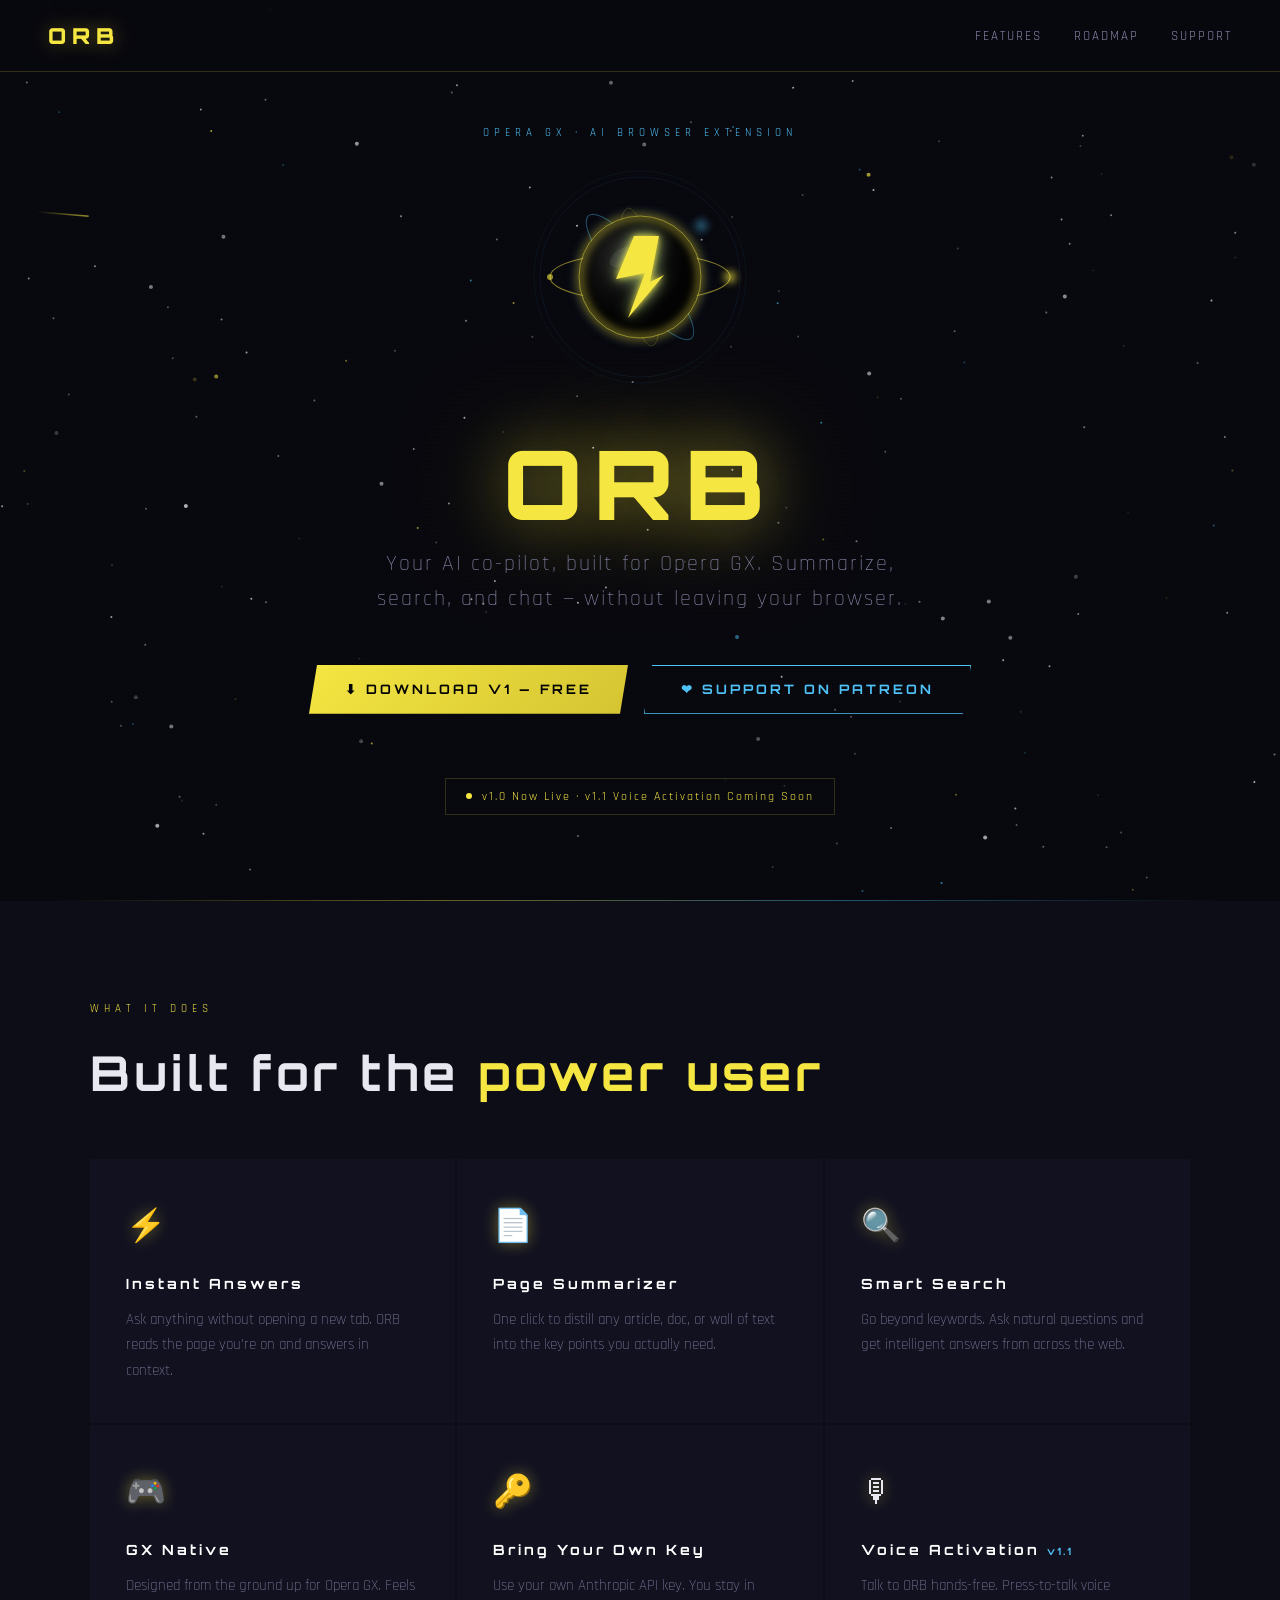
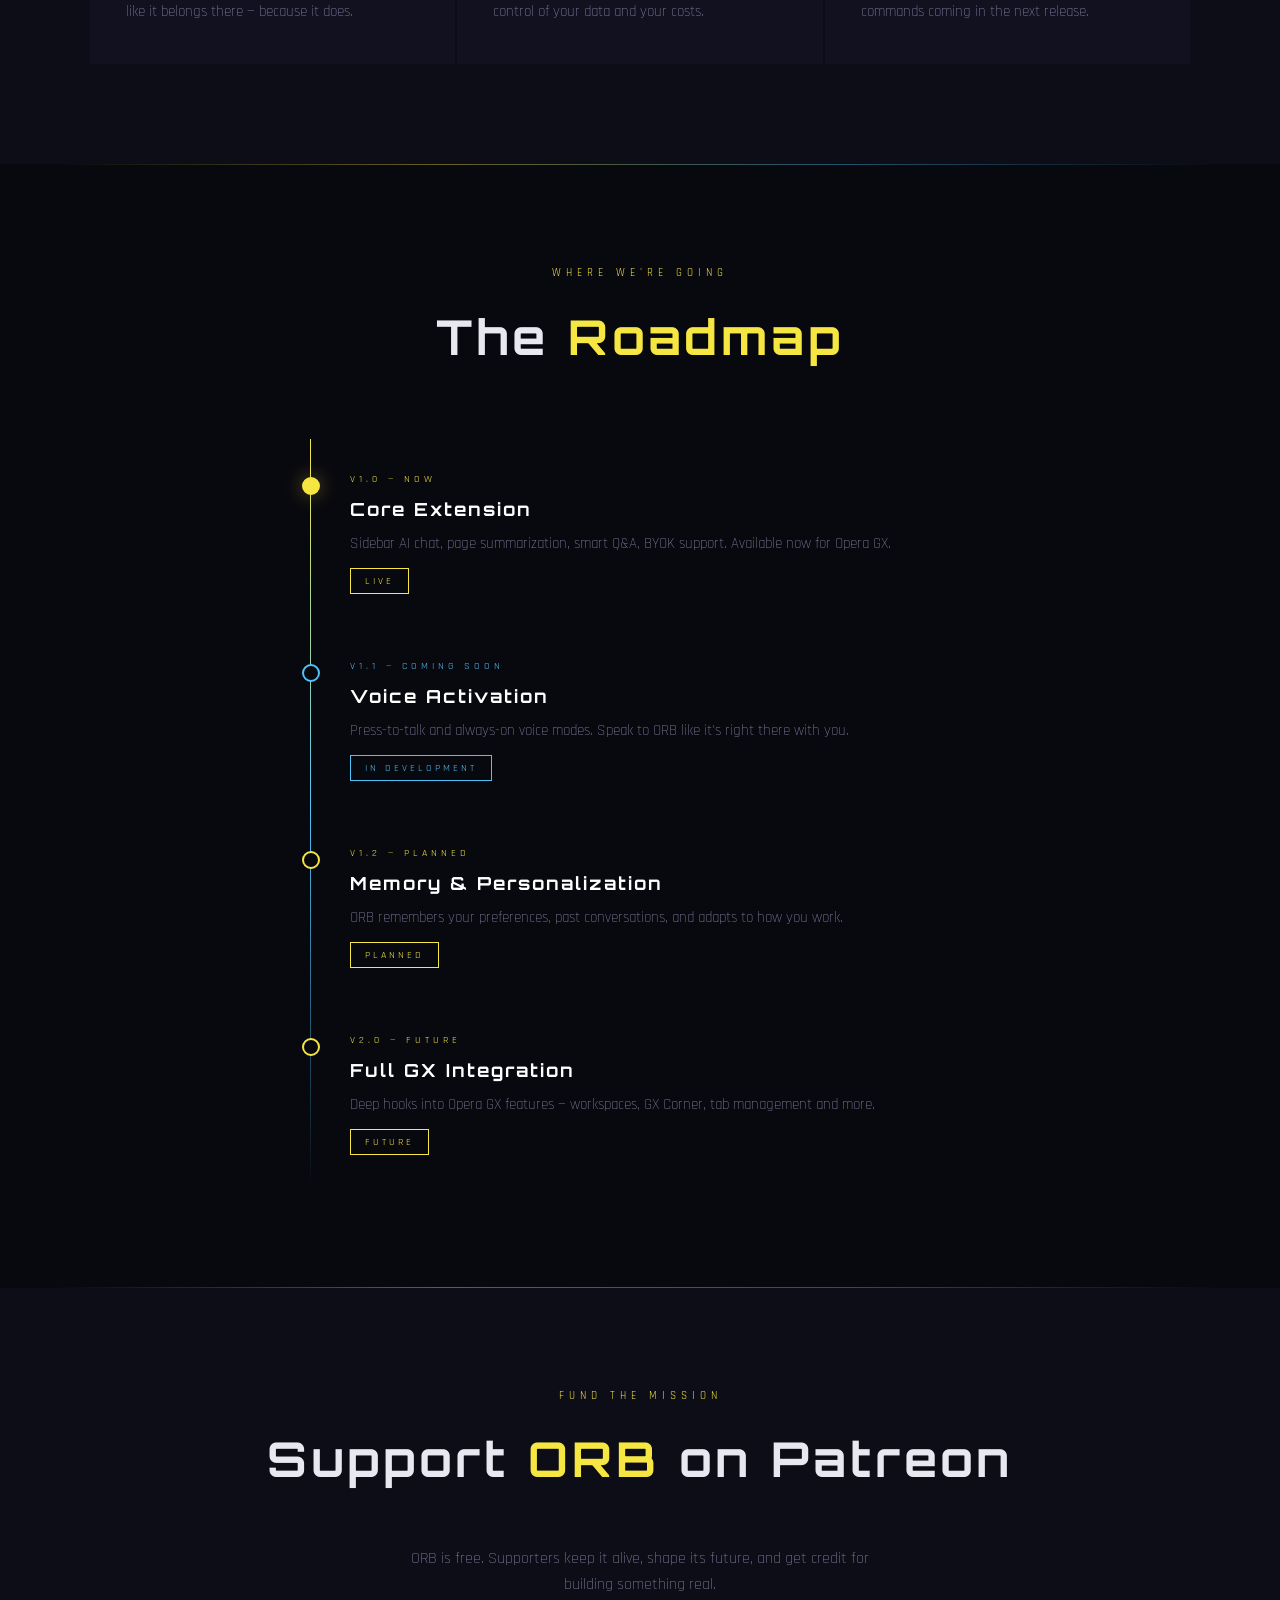
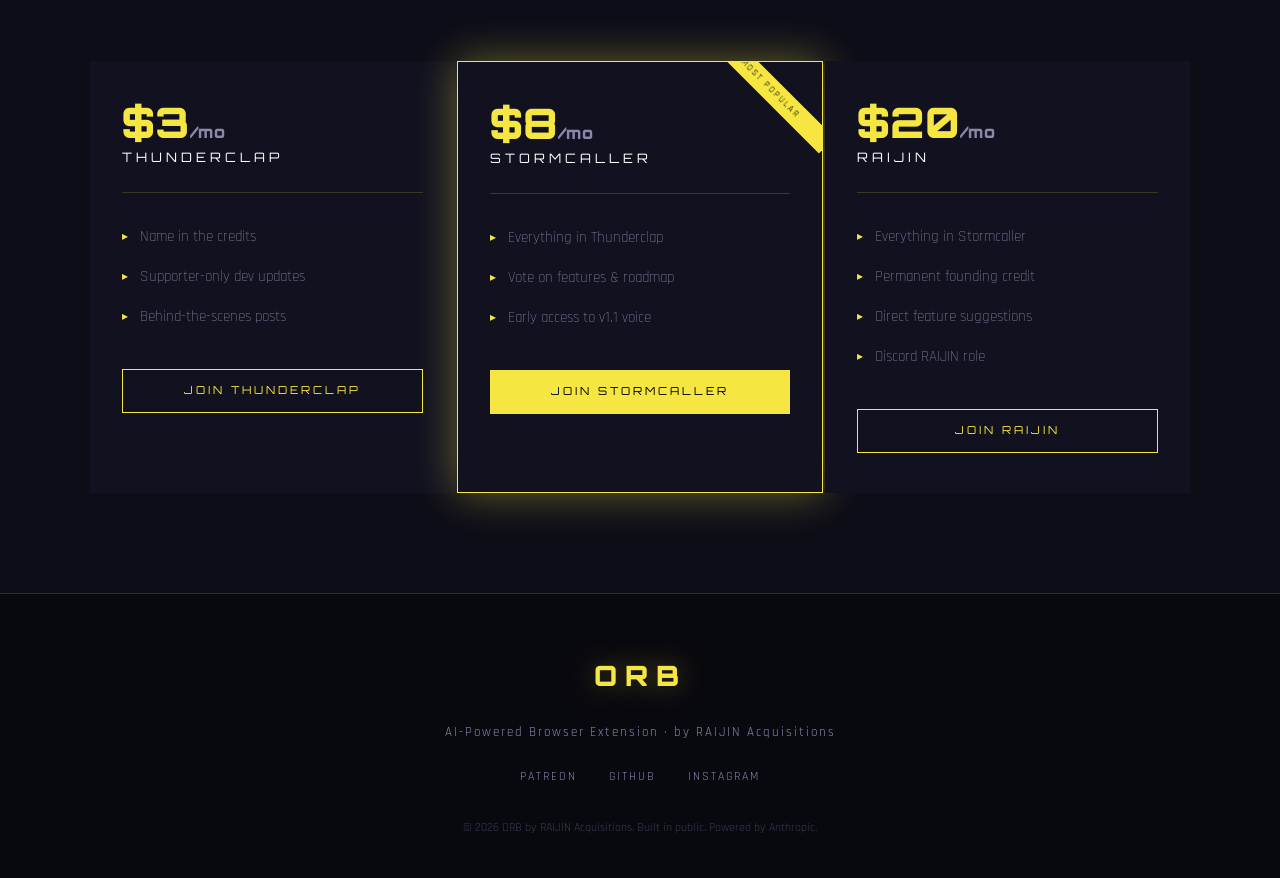
<file: index.html>
<!DOCTYPE html>
<html lang="en">
<head>
<meta charset="UTF-8"/>
<meta name="viewport" content="width=device-width, initial-scale=1.0"/>
<title>ORB — AI Browser Extension for Opera GX</title>
<link rel="preconnect" href="https://fonts.googleapis.com"/>
<link href="https://fonts.googleapis.com/css2?family=Orbitron:wght@400;700;900&family=Rajdhani:wght@300;400;600&display=swap" rel="stylesheet"/>
<style>
*{margin:0;padding:0;box-sizing:border-box;}

:root{
  --yellow:#F5E642;
  --yellow-dim:#d4c432;
  --yellow-glow:rgba(245,230,66,0.4);
  --blue:#4FC3F7;
  --blue-glow:rgba(79,195,247,0.3);
  --bg:#08080f;
  --bg2:#0d0d18;
  --bg3:#111120;
  --text:#e8e8f0;
  --text-dim:#8888aa;
  --border:rgba(245,230,66,0.18);
}

html{scroll-behavior:smooth;}
body{
  background:var(--bg);
  color:var(--text);
  font-family:'Rajdhani',sans-serif;
  font-size:18px;
  line-height:1.6;
  overflow-x:hidden;
  cursor:crosshair;
}

/* CANVAS BACKGROUND */
#bg-canvas{
  position:fixed;top:0;left:0;width:100%;height:100%;
  z-index:0;pointer-events:none;
}

/* SCANLINES */
body::after{
  content:'';position:fixed;inset:0;z-index:1;pointer-events:none;
  background:repeating-linear-gradient(0deg,transparent,transparent 3px,rgba(0,0,0,0.08) 3px,rgba(0,0,0,0.08) 4px);
}

/* NAV */
nav{
  position:fixed;top:0;left:0;right:0;z-index:100;
  display:flex;align-items:center;justify-content:space-between;
  padding:18px 48px;
  background:rgba(8,8,15,0.85);
  backdrop-filter:blur(12px);
  border-bottom:1px solid var(--border);
}
.nav-logo{
  font-family:'Orbitron',sans-serif;
  font-size:22px;font-weight:900;
  color:var(--yellow);
  letter-spacing:6px;
  text-shadow:0 0 20px var(--yellow-glow);
}
.nav-links{display:flex;gap:32px;list-style:none;}
.nav-links a{
  color:var(--text-dim);text-decoration:none;
  font-size:13px;letter-spacing:2px;text-transform:uppercase;
  transition:color .2s;
}
.nav-links a:hover{color:var(--blue);}

/* HERO */
.hero{
  position:relative;z-index:2;
  min-height:100vh;
  display:flex;flex-direction:column;align-items:center;justify-content:center;
  text-align:center;padding:120px 24px 80px;
}
.hero-eyebrow{
  font-size:11px;letter-spacing:5px;text-transform:uppercase;
  color:var(--blue);margin-bottom:24px;
  opacity:0;animation:fadeUp .6s .2s forwards;
}
.orb-visual{
  width:220px;height:220px;position:relative;margin:0 auto 48px;
  opacity:0;animation:fadeUp .8s .3s forwards;
}
.orb-visual svg{width:100%;height:100%;animation:thunder-orb 2s ease-in-out infinite;}

.hero-title{
  font-family:'Orbitron',sans-serif;
  font-size:clamp(52px,8vw,96px);
  font-weight:900;letter-spacing:12px;
  color:#fff;line-height:1;margin-bottom:16px;
  text-shadow:0 0 60px var(--yellow-glow),0 0 120px var(--yellow-glow);
  opacity:0;animation:fadeUp .8s .4s forwards;
}
.hero-title span{color:var(--yellow);}
.hero-sub{
  font-size:clamp(16px,2.5vw,22px);
  color:var(--text-dim);font-weight:300;letter-spacing:2px;
  max-width:560px;margin:0 auto 48px;
  opacity:0;animation:fadeUp .8s .5s forwards;
}
.hero-ctas{
  display:flex;gap:16px;flex-wrap:wrap;justify-content:center;
  opacity:0;animation:fadeUp .8s .6s forwards;
}
.btn-primary{
  display:inline-flex;align-items:center;gap:10px;
  padding:14px 36px;
  background:linear-gradient(135deg,var(--yellow),var(--yellow-dim));color:#000;
  font-family:'Orbitron',sans-serif;font-size:13px;font-weight:700;letter-spacing:3px;
  text-decoration:none;text-transform:uppercase;
  border:none;cursor:pointer;
  clip-path:polygon(8px 0%,100% 0%,calc(100% - 8px) 100%,0% 100%);
  transition:background .2s,box-shadow .2s;
  box-shadow:0 0 30px var(--yellow-glow);
}
.btn-primary:hover{background:var(--yellow);box-shadow:0 0 50px var(--yellow-glow);}
.btn-secondary{
  display:inline-flex;align-items:center;gap:10px;
  padding:13px 36px;
  background:transparent;color:var(--blue);
  font-family:'Orbitron',sans-serif;font-size:13px;font-weight:700;letter-spacing:3px;
  text-decoration:none;text-transform:uppercase;
  border:1px solid var(--blue);
  clip-path:polygon(8px 0%,100% 0%,calc(100% - 8px) 100%,0% 100%);
  transition:background .2s,box-shadow .2s;
}
.btn-secondary:hover{background:rgba(79,195,247,0.08);box-shadow:0 0 30px var(--blue-glow);}

.hero-badge{
  margin-top:64px;
  display:inline-flex;align-items:center;gap:10px;
  padding:8px 20px;border:1px solid var(--border);
  font-size:12px;letter-spacing:2px;color:var(--yellow);
  opacity:0;animation:fadeUp .8s .8s forwards;
}
.badge-dot{width:6px;height:6px;border-radius:50%;background:var(--yellow);animation:pulse 2s infinite;}

/* SECTION SHARED */
section{position:relative;z-index:2;padding:100px 24px;}
.section-label{
  font-size:11px;letter-spacing:5px;text-transform:uppercase;
  color:var(--yellow);margin-bottom:16px;
}
.section-title{
  font-family:'Orbitron',sans-serif;
  font-size:clamp(28px,4vw,48px);font-weight:700;
  letter-spacing:4px;margin-bottom:48px;
}
.section-title span{color:var(--yellow);}
.container{max-width:1100px;margin:0 auto;}

/* DIVIDER */
.divider{
  position:relative;z-index:2;
  height:1px;background:linear-gradient(90deg,transparent,var(--yellow),var(--blue),transparent);
  margin:0 48px;opacity:0.4;
}

/* FEATURES */
#features{background:var(--bg2);}
.features-grid{
  display:grid;grid-template-columns:repeat(auto-fit,minmax(300px,1fr));
  gap:2px;
}
.feature-card{
  background:var(--bg3);padding:40px 36px;
  border-top:2px solid transparent;
  transition:border-color .3s,background .3s;
  position:relative;overflow:hidden;
}
.feature-card::before{
  content:'';position:absolute;top:0;left:0;right:0;height:2px;
  background:linear-gradient(90deg,var(--yellow),var(--blue));
  transform:scaleX(0);transform-origin:left;
  transition:transform .4s;
}
.feature-card:hover::before{transform:scaleX(1);}
.feature-card:hover{background:#13132a;}
.feature-icon{
  font-size:32px;margin-bottom:20px;display:block;
  filter:drop-shadow(0 0 8px var(--yellow-glow));
}
.feature-card h3{
  font-family:'Orbitron',sans-serif;font-size:14px;font-weight:700;
  letter-spacing:3px;color:#fff;margin-bottom:12px;
}
.feature-card p{color:var(--text-dim);font-size:15px;font-weight:300;line-height:1.7;}

/* ROADMAP */
#roadmap{background:var(--bg);}
.roadmap-line{
  display:flex;flex-direction:column;gap:0;
  max-width:700px;margin:0 auto;
  position:relative;
}
.roadmap-line::before{
  content:'';position:absolute;left:20px;top:0;bottom:0;width:1px;
  background:linear-gradient(180deg,var(--yellow),var(--blue),transparent);
}
.roadmap-item{
  display:flex;gap:40px;align-items:flex-start;
  padding:32px 0 32px 60px;position:relative;
}
.roadmap-dot{
  position:absolute;left:12px;top:38px;
  width:18px;height:18px;border-radius:50%;
  border:2px solid var(--yellow);background:var(--bg);
  display:flex;align-items:center;justify-content:center;
}
.roadmap-dot.active{background:var(--yellow);box-shadow:0 0 20px var(--yellow-glow);}
.roadmap-dot.cyan{border-color:var(--blue);}
.roadmap-dot.cyan.active{background:var(--blue);box-shadow:0 0 20px var(--blue-glow);}
.roadmap-content{}
.roadmap-tag{
  font-size:10px;letter-spacing:4px;text-transform:uppercase;
  color:var(--yellow);margin-bottom:8px;display:block;
}
.roadmap-tag.cyan-tag{color:var(--blue);}
.roadmap-content h3{
  font-family:'Orbitron',sans-serif;font-size:18px;font-weight:700;
  letter-spacing:2px;color:#fff;margin-bottom:8px;
}
.roadmap-content p{color:var(--text-dim);font-size:15px;font-weight:300;}
.roadmap-status{
  display:inline-block;margin-top:12px;
  padding:4px 14px;font-size:10px;letter-spacing:3px;text-transform:uppercase;
  border:1px solid var(--yellow);color:var(--yellow);
}
.roadmap-status.soon{border-color:var(--blue);color:var(--blue);}

/* PATREON */
#support{background:var(--bg2);}
.tiers-grid{
  display:grid;grid-template-columns:repeat(auto-fit,minmax(280px,1fr));
  gap:2px;
}
.tier-card{
  background:var(--bg3);padding:40px 32px;
  position:relative;overflow:hidden;
  transition:transform .3s;
}
.tier-card:hover{transform:translateY(-4px);}
.tier-card.featured{
  border:1px solid var(--yellow);
  box-shadow:0 0 40px var(--yellow-glow);
}
.tier-card.featured::after{
  content:'MOST POPULAR';
  position:absolute;top:16px;right:-28px;
  background:var(--yellow);color:#000;
  font-size:9px;letter-spacing:2px;padding:4px 40px;
  transform:rotate(45deg);
}
.tier-price{
  font-family:'Orbitron',sans-serif;
  font-size:42px;font-weight:900;color:var(--yellow);
  line-height:1;margin-bottom:4px;
}
.tier-price span{font-size:16px;color:var(--text-dim);}
.tier-name{
  font-family:'Orbitron',sans-serif;
  font-size:13px;letter-spacing:4px;color:#fff;
  margin-bottom:24px;padding-bottom:24px;
  border-bottom:1px solid var(--border);
}
.tier-perks{list-style:none;margin-bottom:32px;}
.tier-perks li{
  padding:8px 0;color:var(--text-dim);font-size:15px;font-weight:300;
  display:flex;align-items:center;gap:12px;
}
.tier-perks li::before{content:'▸';color:var(--yellow);font-size:12px;}
.tier-btn{
  display:block;text-align:center;
  padding:12px;background:transparent;
  color:var(--yellow);border:1px solid var(--yellow);
  font-family:'Orbitron',sans-serif;font-size:11px;letter-spacing:3px;
  text-decoration:none;text-transform:uppercase;
  transition:background .2s,color .2s;
}
.tier-btn:hover{background:var(--yellow);color:#000;}
.tier-card.featured .tier-btn{background:var(--yellow);color:#000;}

/* FOOTER */
footer{
  position:relative;z-index:2;
  padding:60px 48px 40px;
  border-top:1px solid var(--border);
  display:flex;flex-direction:column;align-items:center;gap:24px;
  text-align:center;
}
.footer-logo{
  font-family:'Orbitron',sans-serif;font-size:28px;font-weight:900;
  color:var(--yellow);letter-spacing:8px;
  text-shadow:0 0 30px var(--yellow-glow);
}
.footer-sub{color:var(--text-dim);font-size:13px;letter-spacing:2px;}
.footer-links{display:flex;gap:32px;}
.footer-links a{
  color:var(--text-dim);text-decoration:none;
  font-size:12px;letter-spacing:2px;text-transform:uppercase;
  transition:color .2s;
}
.footer-links a:hover{color:var(--blue);}
.footer-copy{color:rgba(136,136,170,0.4);font-size:12px;margin-top:8px;}

/* ANIMATIONS */
@keyframes fadeUp{
  from{opacity:0;transform:translateY(24px);}
  to{opacity:1;transform:translateY(0);}
}
@keyframes pulse{
  0%,100%{opacity:1;transform:scale(1);}
  50%{opacity:.5;transform:scale(1.4);}
}
@keyframes spin{from{transform:rotate(0deg);}to{transform:rotate(360deg);}
}
@keyframes spinr{from{transform:rotate(0deg);}to{transform:rotate(-360deg);}
}
@keyframes thunder-orb{
  0%,100%{filter:drop-shadow(0 0 12px rgba(245,230,66,0.6)) drop-shadow(0 0 30px rgba(79,195,247,0.25));}
  50%{filter:drop-shadow(0 0 18px rgba(79,195,247,0.65)) drop-shadow(0 0 40px rgba(245,230,66,0.2));}
}
.orbit1{animation:spin 12s linear infinite;transform-origin:50% 50%;}
.orbit2{animation:spinr 20s linear infinite;transform-origin:50% 50%;}
.orbit3{animation:spin 30s linear infinite;transform-origin:50% 50%;}

/* SCROLL REVEAL */
.reveal{opacity:0;transform:translateY(30px);transition:opacity .7s,transform .7s;}
.reveal.visible{opacity:1;transform:none;}
</style>
</head>
<body>

<canvas id="bg-canvas"></canvas>

<!-- NAV -->
<nav>
  <div class="nav-logo">ORB</div>
  <ul class="nav-links">
    <li><a href="#features">Features</a></li>
    <li><a href="#roadmap">Roadmap</a></li>
    <li><a href="#support">Support</a></li>
  </ul>
</nav>

<!-- HERO -->
<section class="hero">
  <div class="hero-eyebrow">Opera GX · AI Browser Extension</div>

  <div class="orb-visual">
    <svg viewBox="0 0 220 220" xmlns="http://www.w3.org/2000/svg">
      <defs>
        <radialGradient id="orbg" cx="38%" cy="33%">
          <stop offset="0%" stop-color="#2a2a2a"/>
          <stop offset="55%" stop-color="#0f0f0f"/>
          <stop offset="100%" stop-color="#030303"/>
        </radialGradient>
        <filter id="gy" x="-80%" y="-80%" width="260%" height="260%">
          <feGaussianBlur stdDeviation="4"/>
        </filter>
        <filter id="gb" x="-80%" y="-80%" width="260%" height="260%">
          <feGaussianBlur stdDeviation="5"/>
        </filter>
        <filter id="gbw" x="-120%" y="-120%" width="340%" height="340%">
          <feGaussianBlur stdDeviation="8"/>
        </filter>
        <filter id="gbt" x="-60%" y="-60%" width="220%" height="220%">
          <feGaussianBlur stdDeviation="3"/>
        </filter>
      </defs>
      <!-- outer blue halo rings -->
      <circle cx="110" cy="110" r="106" fill="none" stroke="#4FC3F7" stroke-width="0.5" opacity="0.12"/>
      <circle cx="110" cy="110" r="100" fill="none" stroke="#4FC3F7" stroke-width="1" opacity="0.08"/>
      <!-- orbit ring 1 — yellow -->
      <g class="orbit1">
        <ellipse cx="110" cy="110" rx="90" ry="24" fill="none" stroke="#F5E642" stroke-width="1.2" opacity="0.5"/>
        <circle cx="200" cy="110" r="5" fill="#F5E642" filter="url(#gy)"/>
        <circle cx="20"  cy="110" r="3" fill="#F5E642" opacity="0.6"/>
      </g>
      <!-- orbit ring 2 — blue -->
      <g class="orbit2">
        <ellipse cx="110" cy="110" rx="80" ry="20" fill="none" stroke="#4FC3F7" stroke-width="1" opacity="0.4" transform="rotate(50 110 110)"/>
        <circle cx="110" cy="30" r="4" fill="#4FC3F7" transform="rotate(50 110 110)" filter="url(#gb)"/>
      </g>
      <!-- orbit ring 3 — yellow faint -->
      <g class="orbit3">
        <ellipse cx="110" cy="110" rx="70" ry="16" fill="none" stroke="#F5E642" stroke-width="0.8" opacity="0.22" transform="rotate(80 110 110)"/>
      </g>
      <!-- orb body — dark sphere -->
      <circle cx="110" cy="110" r="60" fill="url(#orbg)"/>
      <!-- electric yellow rim glow -->
      <circle cx="110" cy="110" r="60" fill="none" stroke="#F5E642" stroke-width="5" opacity="0.6" filter="url(#gy)"/>
      <circle cx="110" cy="110" r="61" fill="none" stroke="#F5E642" stroke-width="1" opacity="0.45"/>
      <!-- blue outer aura -->
      <circle cx="110" cy="110" r="67" fill="none" stroke="#4FC3F7" stroke-width="2" opacity="0.15" filter="url(#gb)"/>
      <!-- specular highlight -->
      <ellipse cx="92" cy="90" rx="14" ry="8" fill="#ffffff" opacity="0.07" transform="rotate(-35 92 90)"/>
      <!-- lightning bolt — blue outer glow -->
      <polygon points="129,69 104,69 86,112 115,106 98,151 134,108 120,115" fill="rgba(79,195,247,0.45)" filter="url(#gbw)"/>
      <!-- lightning bolt — yellow wide glow -->
      <polygon points="129,69 104,69 86,112 115,106 98,151 134,108 120,115" fill="rgba(245,230,66,0.65)" filter="url(#gbw)"/>
      <!-- lightning bolt — yellow tight glow -->
      <polygon points="129,69 104,69 86,112 115,106 98,151 134,108 120,115" fill="rgba(245,230,66,0.88)" filter="url(#gbt)"/>
      <!-- lightning bolt — sharp -->
      <polygon points="129,69 104,69 86,112 115,106 98,151 134,108 120,115" fill="#F5E642"/>
    </svg>
  </div>

  <h1 class="hero-title"><span>ORB</span></h1>
  <p class="hero-sub">Your AI co-pilot, built for Opera GX. Summarize, search, and chat — without leaving your browser.</p>
  <div class="hero-ctas">
    <a href="https://github.com/RaijinAcq/ORB/releases/download/v1.0/ORB-v1.0-RAIJIN.zip" class="btn-primary">⬇ Download v1 — Free</a>
    <a href="https://patreon.com/c/CLAUDEORB" class="btn-secondary">❤ Support on Patreon</a>
  </div>
  <div class="hero-badge">
    <span class="badge-dot"></span>
    v1.0 Now Live · v1.1 Voice Activation Coming Soon
  </div>
</section>

<div class="divider"></div>

<!-- FEATURES -->
<section id="features">
  <div class="container">
    <div class="reveal">
      <div class="section-label">What it does</div>
      <h2 class="section-title">Built for the <span>power user</span></h2>
    </div>
    <div class="features-grid reveal">
      <div class="feature-card">
        <span class="feature-icon">⚡</span>
        <h3>Instant Answers</h3>
        <p>Ask anything without opening a new tab. ORB reads the page you're on and answers in context.</p>
      </div>
      <div class="feature-card">
        <span class="feature-icon">📄</span>
        <h3>Page Summarizer</h3>
        <p>One click to distill any article, doc, or wall of text into the key points you actually need.</p>
      </div>
      <div class="feature-card">
        <span class="feature-icon">🔍</span>
        <h3>Smart Search</h3>
        <p>Go beyond keywords. Ask natural questions and get intelligent answers from across the web.</p>
      </div>
      <div class="feature-card">
        <span class="feature-icon">🎮</span>
        <h3>GX Native</h3>
        <p>Designed from the ground up for Opera GX. Feels like it belongs there — because it does.</p>
      </div>
      <div class="feature-card">
        <span class="feature-icon">🔑</span>
        <h3>Bring Your Own Key</h3>
        <p>Use your own Anthropic API key. You stay in control of your data and your costs.</p>
      </div>
      <div class="feature-card">
        <span class="feature-icon">🎙</span>
        <h3>Voice Activation <span style="font-size:10px;color:var(--blue);letter-spacing:2px;">v1.1</span></h3>
        <p>Talk to ORB hands-free. Press-to-talk voice commands coming in the next release.</p>
      </div>
    </div>
  </div>
</section>

<div class="divider"></div>

<!-- ROADMAP -->
<section id="roadmap">
  <div class="container">
    <div class="reveal" style="text-align:center;margin-bottom:64px;">
      <div class="section-label">Where we're going</div>
      <h2 class="section-title">The <span>Roadmap</span></h2>
    </div>
    <div class="roadmap-line reveal">
      <div class="roadmap-item">
        <div class="roadmap-dot active"></div>
        <div class="roadmap-content">
          <span class="roadmap-tag">v1.0 — Now</span>
          <h3>Core Extension</h3>
          <p>Sidebar AI chat, page summarization, smart Q&A, BYOK support. Available now for Opera GX.</p>
          <span class="roadmap-status">Live</span>
        </div>
      </div>
      <div class="roadmap-item">
        <div class="roadmap-dot cyan"></div>
        <div class="roadmap-content">
          <span class="roadmap-tag cyan-tag">v1.1 — Coming Soon</span>
          <h3>Voice Activation</h3>
          <p>Press-to-talk and always-on voice modes. Speak to ORB like it's right there with you.</p>
          <span class="roadmap-status soon">In Development</span>
        </div>
      </div>
      <div class="roadmap-item">
        <div class="roadmap-dot"></div>
        <div class="roadmap-content">
          <span class="roadmap-tag">v1.2 — Planned</span>
          <h3>Memory & Personalization</h3>
          <p>ORB remembers your preferences, past conversations, and adapts to how you work.</p>
          <span class="roadmap-status">Planned</span>
        </div>
      </div>
      <div class="roadmap-item">
        <div class="roadmap-dot"></div>
        <div class="roadmap-content">
          <span class="roadmap-tag">v2.0 — Future</span>
          <h3>Full GX Integration</h3>
          <p>Deep hooks into Opera GX features — workspaces, GX Corner, tab management and more.</p>
          <span class="roadmap-status">Future</span>
        </div>
      </div>
    </div>
  </div>
</section>

<div class="divider"></div>

<!-- SUPPORT -->
<section id="support">
  <div class="container">
    <div class="reveal" style="text-align:center;margin-bottom:64px;">
      <div class="section-label">Fund the mission</div>
      <h2 class="section-title">Support <span>ORB</span> on Patreon</h2>
      <p style="color:var(--text-dim);max-width:500px;margin:0 auto;font-size:16px;font-weight:300;">ORB is free. Supporters keep it alive, shape its future, and get credit for building something real.</p>
    </div>
    <div class="tiers-grid reveal">
      <div class="tier-card">
        <div class="tier-price">$3<span>/mo</span></div>
        <div class="tier-name">THUNDERCLAP</div>
        <ul class="tier-perks">
          <li>Name in the credits</li>
          <li>Supporter-only dev updates</li>
          <li>Behind-the-scenes posts</li>
        </ul>
        <a href="https://patreon.com/c/CLAUDEORB" class="tier-btn">Join Thunderclap</a>
      </div>
      <div class="tier-card featured">
        <div class="tier-price">$8<span>/mo</span></div>
        <div class="tier-name">STORMCALLER</div>
        <ul class="tier-perks">
          <li>Everything in Thunderclap</li>
          <li>Vote on features &amp; roadmap</li>
          <li>Early access to v1.1 voice</li>
        </ul>
        <a href="https://patreon.com/c/CLAUDEORB" class="tier-btn">Join Stormcaller</a>
      </div>
      <div class="tier-card">
        <div class="tier-price">$20<span>/mo</span></div>
        <div class="tier-name">RAIJIN</div>
        <ul class="tier-perks">
          <li>Everything in Stormcaller</li>
          <li>Permanent founding credit</li>
          <li>Direct feature suggestions</li>
          <li>Discord RAIJIN role</li>
        </ul>
        <a href="https://patreon.com/c/CLAUDEORB" class="tier-btn">Join RAIJIN</a>
      </div>
    </div>
  </div>
</section>

<!-- FOOTER -->
<footer>
  <div class="footer-logo">ORB</div>
  <div class="footer-sub">AI-Powered Browser Extension · by RAIJIN Acquisitions</div>
  <div class="footer-links">
    <a href="https://patreon.com/c/CLAUDEORB">Patreon</a>
    <a href="https://github.com/raijin-acquisitions">GitHub</a>
    <a href="https://instagram.com/raijin_acquisitions">Instagram</a>
  </div>
  <div class="footer-copy">© 2026 ORB by RAIJIN Acquisitions. Built in public. Powered by Anthropic.</div>
</footer>

<script>
// Animated star/meteor canvas background
const canvas = document.getElementById('bg-canvas');
const ctx = canvas.getContext('2d');
let W, H, stars = [], meteors = [];

function resize(){
  W = canvas.width = window.innerWidth;
  H = canvas.height = window.innerHeight;
}
resize();
window.addEventListener('resize', resize);

// Stars
for(let i=0;i<200;i++){
  stars.push({
    x:Math.random()*9999, y:Math.random()*9999,
    r:Math.random()<0.85?1:2,
    a:Math.random()*0.6+0.1,
    color:Math.random()<0.8?'255,255,255':Math.random()<0.5?'245,230,66':'79,195,247'
  });
}

// Meteors pool
function spawnMeteor(){
  const side = Math.random();
  let x,y,dx,dy;
  if(side<0.5){x=Math.random()*W;y=-10;dx=(Math.random()-.3)*3;dy=Math.random()*3+2;}
  else{x=-10;y=Math.random()*H;dx=Math.random()*3+1;dy=(Math.random()-.3)*2;}
  meteors.push({x,y,dx,dy,life:0,maxLife:80+Math.random()*60,
    color:Math.random()<0.6?'245,230,66':'79,195,247',
    w:Math.random()*2+1});
}

let frame=0;
function draw(){
  ctx.clearRect(0,0,W,H);
  frame++;
  if(frame%180===0 && meteors.length<6) spawnMeteor();

  // Stars (parallax scroll)
  const scrollY = window.scrollY;
  stars.forEach(s=>{
    const x=(s.x+scrollY*0.05)%W;
    const y=(s.y+scrollY*0.02)%H;
    ctx.beginPath();
    ctx.arc(x,y,s.r,0,Math.PI*2);
    ctx.fillStyle=`rgba(${s.color},${s.a})`;
    ctx.fill();
  });

  // Meteors
  meteors.forEach((m,i)=>{
    const t=m.life/m.maxLife;
    const len=60*t;
    const alpha=t<0.5?t*2:2-t*2;
    ctx.save();
    const grad=ctx.createLinearGradient(m.x-m.dx*len,m.y-m.dy*len,m.x,m.y);
    grad.addColorStop(0,`rgba(${m.color},0)`);
    grad.addColorStop(1,`rgba(${m.color},${alpha*0.8})`);
    ctx.strokeStyle=grad;
    ctx.lineWidth=m.w;
    ctx.beginPath();
    ctx.moveTo(m.x-m.dx*len,m.y-m.dy*len);
    ctx.lineTo(m.x,m.y);
    ctx.stroke();
    ctx.restore();
    m.x+=m.dx; m.y+=m.dy; m.life++;
    if(m.life>m.maxLife||m.x>W+100||m.y>H+100) meteors.splice(i,1);
  });

  requestAnimationFrame(draw);
}
draw();
spawnMeteor();

// Scroll reveal
const reveals = document.querySelectorAll('.reveal');
const obs = new IntersectionObserver(entries=>{
  entries.forEach(e=>{
    if(e.isIntersecting){e.target.classList.add('visible');obs.unobserve(e.target);}
  });
},{threshold:0.15});
reveals.forEach(r=>obs.observe(r));
</script>
</body>
</html>
</file>
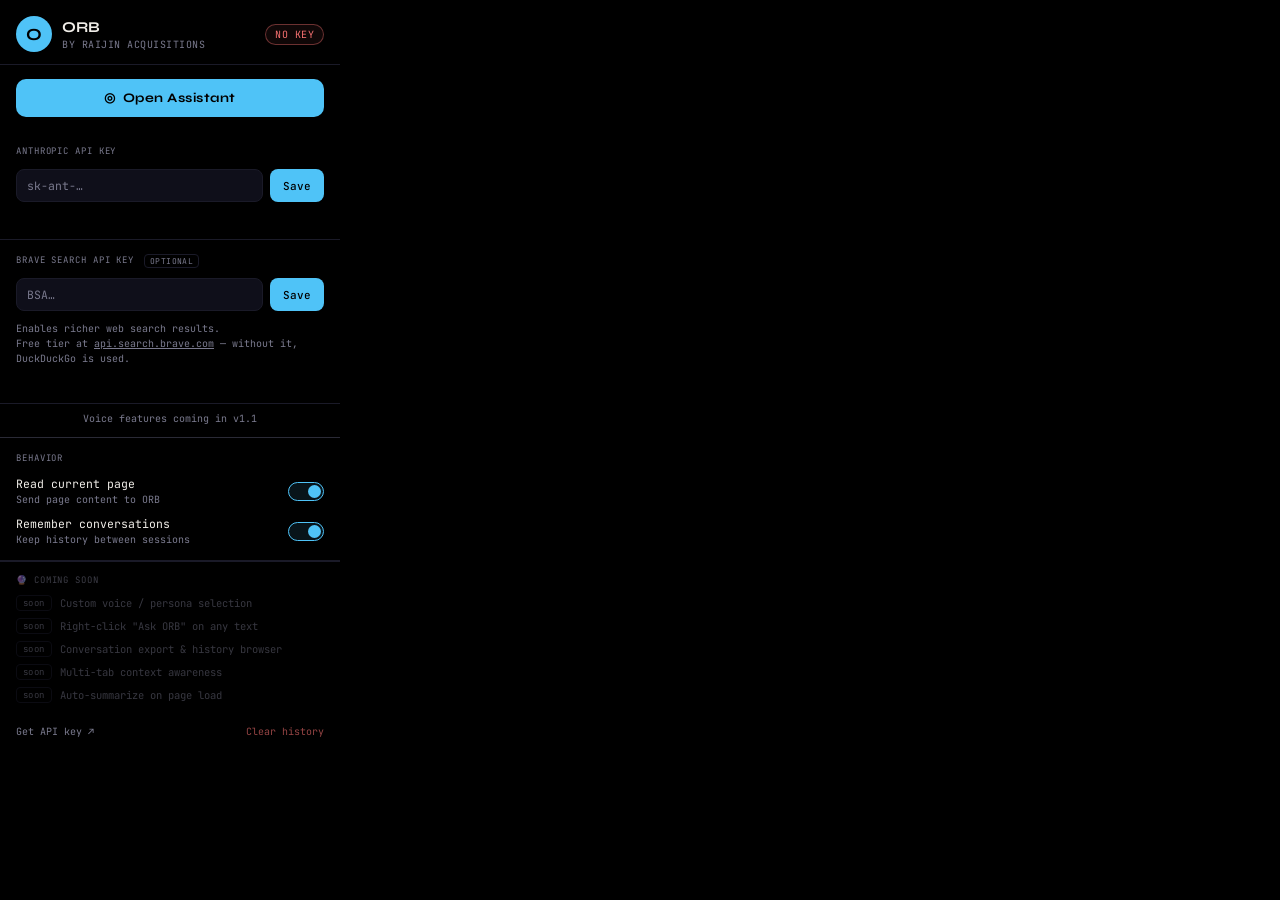
<file: popup.html>
<!DOCTYPE html>
<html lang="en">
<head>
  <meta charset="UTF-8" />
  <title>ORB by RAIJIN Acquisitions</title>
  <link href="https://fonts.googleapis.com/css2?family=Syne:wght@400;500;700&family=JetBrains+Mono:wght@300;400;500&display=swap" rel="stylesheet" />
  <style>
    :root {
      --bg: #000000;
      --surface: #07070e;
      --surface2: #0f0f1a;
      --border: #1a1a28;
      --gold: #4FC3F7;
      --gold2: #4FC3F7;
      --blue: #4FC3F7;
      --purple: #4FC3F7;
      --text: #F0EDE8;
      --muted: #7A7A8E;
      --red: #F87171;
      --green: #4ADE80;
    }

    * { box-sizing: border-box; margin: 0; padding: 0; }

    body {
      width: 340px;
      background: var(--bg);
      color: var(--text);
      font-family: 'JetBrains Mono', monospace;
      font-size: 12px;
      overflow: hidden;
    }

    /* ── HEADER ── */
    .header {
      padding: 16px 16px 12px;
      border-bottom: 1px solid var(--border);
      display: flex;
      align-items: center;
      gap: 10px;
    }

    .orb-mini {
      width: 36px; height: 36px;
      border-radius: 50%;
      background: linear-gradient(135deg, var(--gold), var(--gold2));
      display: flex; align-items: center; justify-content: center;
      font-family: 'Syne', sans-serif;
      font-weight: 700;
      font-size: 17px;
      color: var(--bg);
      flex-shrink: 0;
    }

    .header-text { flex: 1; }
    .header-name {
      font-family: 'Syne', sans-serif;
      font-size: 15px;
      font-weight: 700;
      color: var(--text);
    }
    .header-sub {
      font-size: 10px;
      color: var(--muted);
      margin-top: 2px;
      letter-spacing: 0.05em;
      text-transform: uppercase;
    }

    .status-pill {
      padding: 3px 9px;
      border-radius: 20px;
      font-size: 10px;
      letter-spacing: 0.05em;
      text-transform: uppercase;
      border: 1px solid var(--border);
      color: var(--muted);
    }
    .status-pill.active {
      border-color: rgba(74,222,128,0.4);
      color: var(--green);
      background: rgba(74,222,128,0.06);
    }
    .status-pill.no-key {
      border-color: rgba(248,113,113,0.4);
      color: var(--red);
      background: rgba(248,113,113,0.06);
    }

    /* ── SECTIONS ── */
    .section {
      padding: 14px 16px;
      border-bottom: 1px solid var(--border);
      display: flex;
      flex-direction: column;
      gap: 10px;
    }

    .section-label {
      font-size: 9px;
      text-transform: uppercase;
      letter-spacing: 0.1em;
      color: var(--muted);
      margin-bottom: 2px;
    }

    /* API Key */
    .key-row {
      display: flex;
      gap: 7px;
    }

    input[type="password"], input[type="text"] {
      flex: 1;
      background: var(--surface2);
      border: 1px solid var(--border);
      border-radius: 8px;
      padding: 8px 10px;
      color: var(--text);
      font-family: 'JetBrains Mono', monospace;
      font-size: 11.5px;
      outline: none;
      transition: border-color 0.15s;
    }
    input:focus { border-color: rgba(79,195,247,0.4); }
    input::placeholder { color: var(--muted); }

    .save-btn {
      padding: 7px 13px;
      background: linear-gradient(135deg, var(--gold), var(--gold2));
      color: var(--bg);
      border: none;
      border-radius: 8px;
      font-family: 'JetBrains Mono', monospace;
      font-size: 11px;
      font-weight: 500;
      cursor: pointer;
      transition: all 0.15s;
      white-space: nowrap;
    }
    .save-btn:hover { box-shadow: 0 2px 10px rgba(79,195,247,0.35); }

    /* Hotkey input */
    .hotkey-row {
      display: flex;
      align-items: center;
      gap: 10px;
    }

    .hotkey-display {
      min-width: 44px;
      padding: 7px 10px;
      background: var(--surface2);
      border: 1px solid var(--border);
      border-radius: 8px;
      text-align: center;
      font-size: 16px;
      color: var(--gold);
      cursor: pointer;
      transition: all 0.15s;
      position: relative;
    }
    .hotkey-display.recording {
      border-color: var(--gold);
      animation: hotkey-blink 0.8s infinite;
    }
    @keyframes hotkey-blink {
      0%, 100% { border-color: var(--gold); }
      50% { border-color: transparent; }
    }

    .hotkey-hint { font-size: 10.5px; color: var(--muted); line-height: 1.5; }

    /* Toggles */
    .toggle-row {
      display: flex;
      align-items: center;
      justify-content: space-between;
    }

    .toggle-info { flex: 1; }
    .toggle-name { font-size: 11.5px; color: var(--text); }
    .toggle-desc { font-size: 10px; color: var(--muted); margin-top: 2px; }

    .toggle {
      width: 36px; height: 19px;
      background: var(--surface2);
      border: 1px solid var(--border);
      border-radius: 20px;
      position: relative;
      cursor: pointer;
      transition: all 0.2s;
      flex-shrink: 0;
    }
    .toggle.on { background: rgba(79,195,247,0.1); border-color: var(--gold); }
    .toggle::after {
      content: '';
      position: absolute;
      top: 2px; left: 2px;
      width: 13px; height: 13px;
      border-radius: 50%;
      background: var(--muted);
      transition: all 0.2s;
    }
    .toggle.on::after { left: 19px; background: var(--gold); }

    /* Voice rate */
    .slider-row {
      display: flex;
      align-items: center;
      gap: 10px;
    }
    .slider-label { font-size: 10px; color: var(--muted); width: 70px; }
    input[type="range"] {
      flex: 1;
      accent-color: var(--gold);
      height: 4px;
      cursor: pointer;
    }
    .slider-val { font-size: 11px; color: var(--gold); width: 28px; text-align: right; }

    /* Activate btn */
    .activate-btn {
      margin: 14px 16px;
      padding: 11px;
      background: linear-gradient(135deg, var(--gold), var(--gold2));
      color: var(--bg);
      border: none;
      border-radius: 10px;
      font-family: 'Syne', sans-serif;
      font-size: 13px;
      font-weight: 700;
      cursor: pointer;
      width: calc(100% - 32px);
      letter-spacing: 0.04em;
      transition: all 0.15s;
    }
    .activate-btn:hover { box-shadow: 0 3px 16px rgba(79,195,247,0.4); transform: translateY(-1px); }

    /* Footer */
    .footer {
      padding: 10px 16px 14px;
      display: flex;
      justify-content: space-between;
      align-items: center;
    }

    .footer-link {
      font-size: 10px;
      color: var(--muted);
      cursor: pointer;
      text-decoration: none;
      transition: color 0.15s;
    }
    .footer-link:hover { color: var(--text); }

    .clear-link {
      font-size: 10px;
      color: rgba(248,113,113,0.6);
      cursor: pointer;
      transition: color 0.15s;
    }
    .clear-link:hover { color: var(--red); }

    /* Future features section */
    .future-section {
      padding: 12px 16px;
      border-top: 1px solid var(--border);
      display: flex;
      flex-direction: column;
      gap: 7px;
    }

    .future-item {
      display: flex;
      align-items: center;
      gap: 8px;
      opacity: 0.45;
    }

    .future-badge {
      font-size: 9px;
      padding: 1px 6px;
      border: 1px solid var(--border);
      border-radius: 4px;
      color: var(--muted);
      letter-spacing: 0.05em;
      flex-shrink: 0;
    }

    .future-text { font-size: 10.5px; color: var(--muted); }

    .saved-msg {
      font-size: 10px;
      color: var(--green);
      text-align: center;
      opacity: 0;
      transition: opacity 0.3s;
    }
    .saved-msg.show { opacity: 1; }

    .key-hint {
      font-size: 10px;
      color: var(--muted);
      line-height: 1.5;
    }
    .key-hint a { color: var(--muted); text-decoration: underline; }
    .key-hint a:hover { color: var(--text); }

    .optional-tag {
      font-size: 8px;
      padding: 1px 5px;
      border: 1px solid var(--border);
      border-radius: 4px;
      color: var(--muted);
      letter-spacing: 0.05em;
      vertical-align: middle;
      margin-left: 4px;
    }
  </style>
</head>
<body>

  <!-- HEADER -->
  <div class="header">
    <div class="orb-mini">O</div>
    <div class="header-text">
      <div class="header-name">ORB</div>
      <div class="header-sub">by RAIJIN Acquisitions</div>
    </div>
    <div class="status-pill no-key" id="statusPill">No key</div>
  </div>

  <!-- ACTIVATE -->
  <button class="activate-btn" id="activateBtn">◎ &nbsp;Open Assistant</button>

  <!-- API KEY -->
  <div class="section">
    <div class="section-label">Anthropic API Key</div>
    <div class="key-row">
      <input type="password" id="apiKeyInput" placeholder="sk-ant-…" />
      <button class="save-btn" id="saveKeyBtn">Save</button>
    </div>
    <div class="saved-msg" id="savedMsg">✓ Saved</div>
  </div>

  <!-- BRAVE SEARCH API KEY -->
  <div class="section">
    <div class="section-label">Brave Search API Key <span class="optional-tag">optional</span></div>
    <div class="key-row">
      <input type="password" id="braveKeyInput" placeholder="BSA…" />
      <button class="save-btn" id="saveBraveKeyBtn">Save</button>
    </div>
    <div class="key-hint">
      Enables richer web search results.<br>
      Free tier at <a href="https://api.search.brave.com" target="_blank">api.search.brave.com</a> — without it, DuckDuckGo is used.
    </div>
    <div class="saved-msg" id="braveKeyMsg">✓ Saved</div>
  </div>

  <!-- HOTKEY (hidden in v1) -->
  <div class="section" style="display:none">
    <div class="section-label">Voice Hotkey</div>
    <div class="hotkey-row">
      <div class="hotkey-display" id="hotkeyDisplay" title="Click to change">
        \
      </div>
      <div class="hotkey-hint">
        Click the key to change it.<br>
        Then press any key to set it as the new hotkey.
      </div>
    </div>
  </div>

  <!-- VOICE SETTINGS (hidden in v1) -->
  <div class="section" style="display:none">
    <div class="section-label">Voice Settings</div>

    <div class="toggle-row">
      <div class="toggle-info">
        <div class="toggle-name">"Hey ORB" wake word</div>
        <div class="toggle-desc">Say "Hey ORB" to activate hands-free</div>
      </div>
      <div class="toggle on" id="toggleWake"></div>
    </div>

    <div class="toggle-row">
      <div class="toggle-info">
        <div class="toggle-name">Voice input</div>
        <div class="toggle-desc">Speak to ORB with your mic</div>
      </div>
      <div class="toggle on" id="toggleVoice"></div>
    </div>

    <div class="toggle-row">
      <div class="toggle-info">
        <div class="toggle-name">Text-to-speech</div>
        <div class="toggle-desc">ORB reads responses aloud</div>
      </div>
      <div class="toggle" id="toggleTTS"></div>
    </div>

    <div class="slider-row">
      <div class="slider-label">Speech rate</div>
      <input type="range" id="ttsRate" min="0.5" max="2" step="0.1" value="1.0" />
      <div class="slider-val" id="ttsRateVal">1.0</div>
    </div>

    <div class="slider-row">
      <div class="slider-label">Pitch</div>
      <input type="range" id="ttsPitch" min="0.5" max="2" step="0.1" value="1.0" />
      <div class="slider-val" id="ttsPitchVal">1.0</div>
    </div>
  </div>

  <!-- Voice v1.1 note -->
  <div style="padding:8px 16px 12px; font-size:10px; color:#7A7A8E; text-align:center; border-bottom:1px solid #2A2A36;">Voice features coming in v1.1</div>

  <!-- BEHAVIOR -->
  <div class="section">
    <div class="section-label">Behavior</div>

    <div class="toggle-row">
      <div class="toggle-info">
        <div class="toggle-name">Read current page</div>
        <div class="toggle-desc">Send page content to ORB</div>
      </div>
      <div class="toggle on" id="togglePage"></div>
    </div>

    <div class="toggle-row">
      <div class="toggle-info">
        <div class="toggle-name">Remember conversations</div>
        <div class="toggle-desc">Keep history between sessions</div>
      </div>
      <div class="toggle on" id="toggleMemory"></div>
    </div>
  </div>

  <!-- COMING SOON -->
  <div class="future-section">
    <div class="section-label" style="opacity:0.5; margin-bottom:2px;">🔮 Coming Soon</div>
    <div class="future-item">
      <div class="future-badge">soon</div>
      <div class="future-text">Custom voice / persona selection</div>
    </div>
    <div class="future-item">
      <div class="future-badge">soon</div>
      <div class="future-text">Right-click "Ask ORB" on any text</div>
    </div>
    <div class="future-item">
      <div class="future-badge">soon</div>
      <div class="future-text">Conversation export &amp; history browser</div>
    </div>
    <div class="future-item">
      <div class="future-badge">soon</div>
      <div class="future-text">Multi-tab context awareness</div>
    </div>
    <div class="future-item">
      <div class="future-badge">soon</div>
      <div class="future-text">Auto-summarize on page load</div>
    </div>
  </div>

  <!-- FOOTER -->
  <div class="footer">
    <a class="footer-link" href="https://console.anthropic.com" target="_blank">Get API key ↗</a>
    <span class="clear-link" id="clearHistBtn">Clear history</span>
  </div>

  <script src="popup.js"></script>
</body>
</html>
</file>
